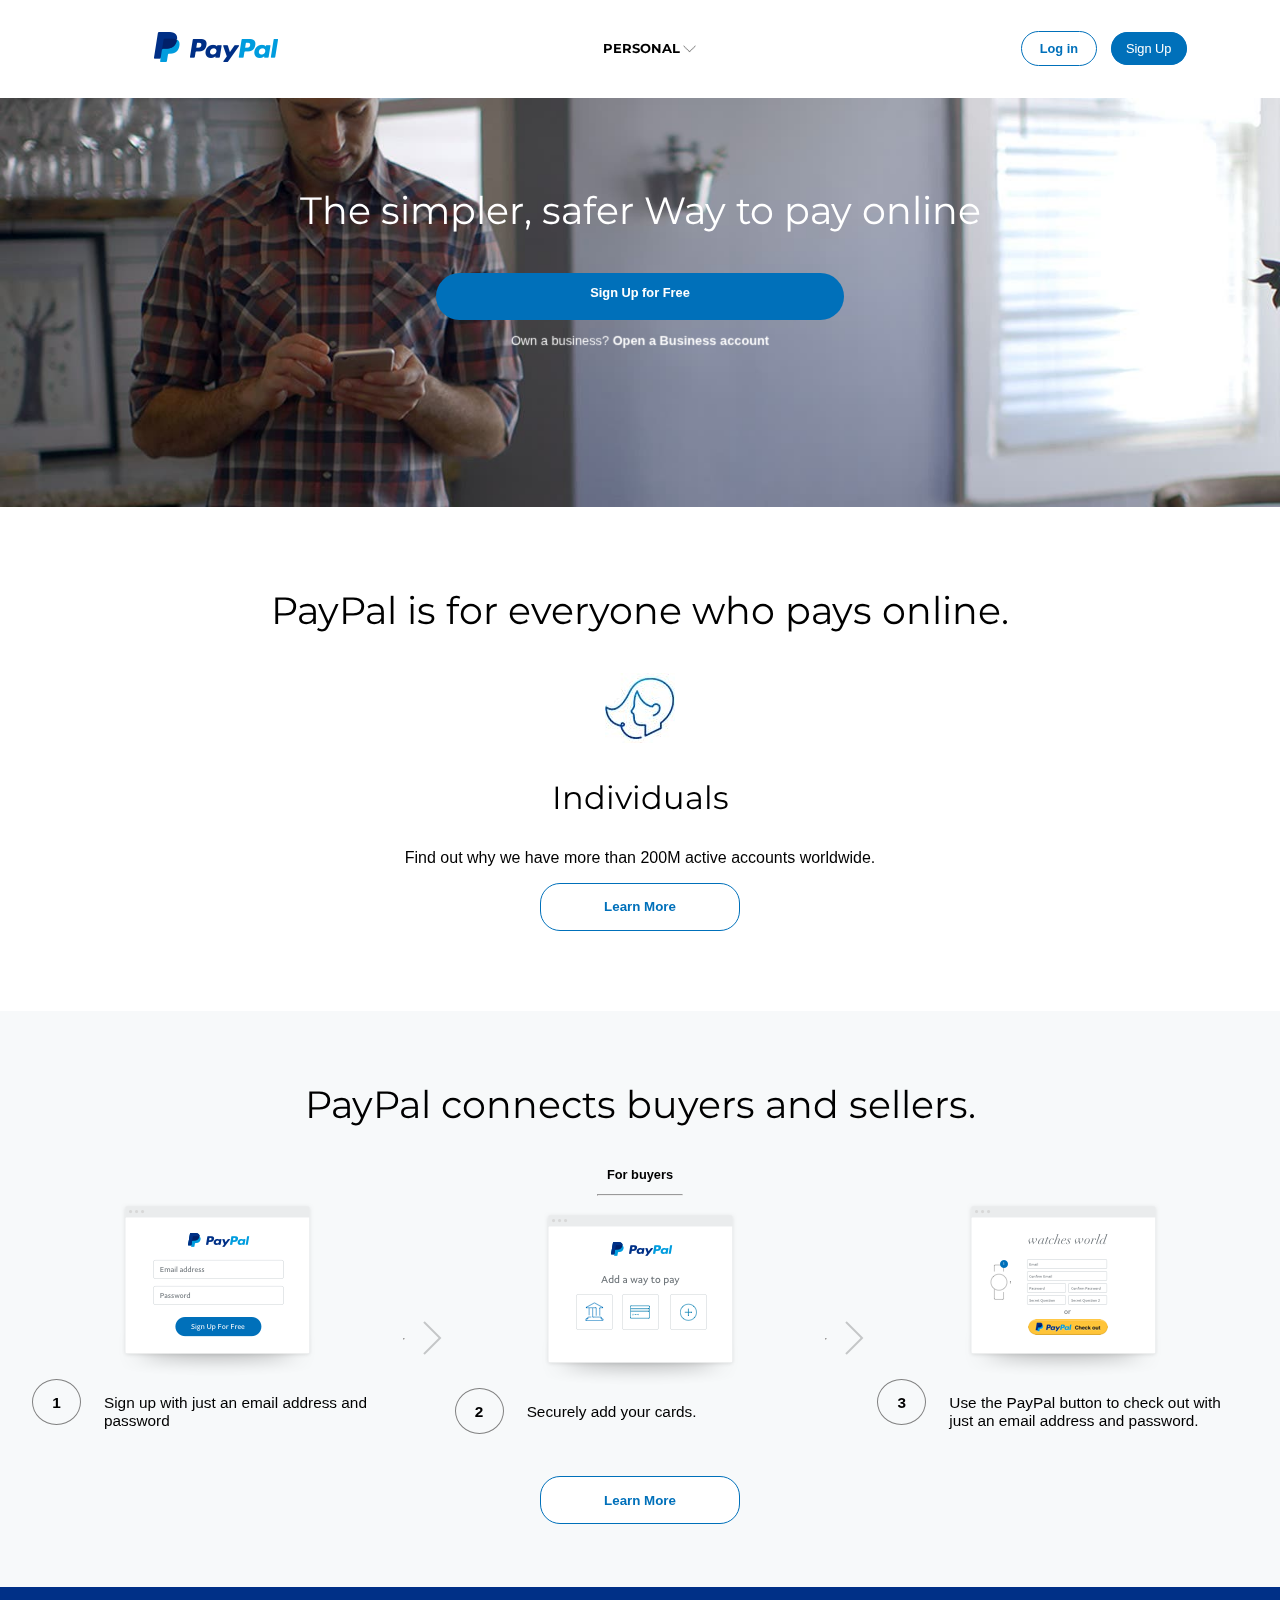
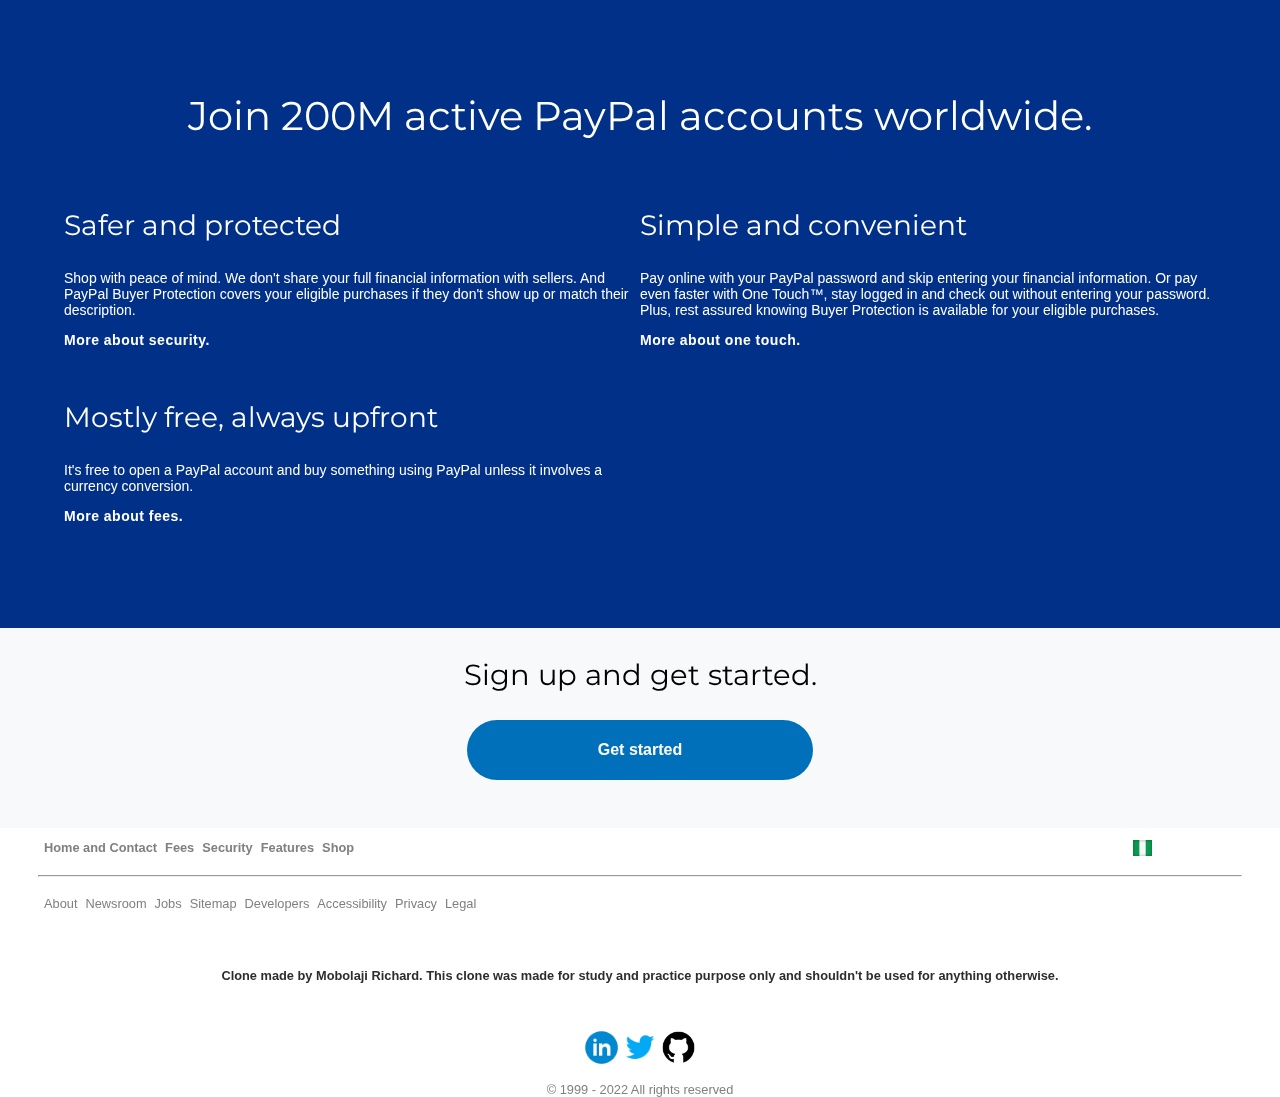
<file: index.html>
<!DOCTYPE html>
<html lang="en">
<head>
    <meta charset="UTF-8">
    <meta http-equiv="X-UA-Compatible" content="IE=edge">
    <meta name="viewport" content="width=device-width, initial-scale=1.0">
    <link rel="stylesheet" type="text/css" href="./CLONE.CSS" >
    <link rel="preconnect" href="https://fonts.googleapis.com">
    <link rel="preconnect" href="https://fonts.gstatic.com" crossorigin>
    <link href="https://fonts.googleapis.com/css2?family=Montserrat:wght@300&display=swap" rel="stylesheet">
    <script src="https://ajax.googleapis.com/ajax/libs/jquery/3.6.0/jquery.min.js"></script>
    <script src="/paypal.js" defer></script>
    <title>PaypalClone</title>
</head>
<body>

    <div class="sidebar">
        <div class="sidebar-content">
            <p>PERSONAL </p>
            <div class="personal-content">
                <p><a href="#">How PayPal Works</a></p>
                <p><a href="#">Pay Online</a></p>
                <p><a href="#">Send Payments</a></p>
                <p><a href="#">Search for Deals</a></p>
            </div>
            <div class="side-signup" href="#">Sign Up</div>
        </div>
    </div>
    <div class="main-body">

    <header>
        
        <nav class="clone-nav-1">        
            <a  class="login" id="menu" href="#" ><img src="/clone-images/icons8-menu-30.png" class="icon"><img src="/clone-images/icons8-cancel-64.png" class="icon1">   Menu</a>
            <img class="paypal-logo"  src="/clone-images/paypal-logo.jpeg"/>
            <a  class="login" href="/login.html">Log in</a> 
        </nav>
        <nav class="clone--nav">
            <img class="nav--img" src="/clone-images/ppcom.png" alt="paypal" />
            <h4 id="personal">PERSONAL <img class="icon2" src="/clone-images/arrowUp.png"><img class="icon3" src="/clone-images/arrowDown.png" > </h4>
            <div class="nav--log">
                <a class="login" href="/login.html">Log in</a>
                <a id="signup" class="signup" href="#">Sign Up</a>
            </div>   
        </nav>
        
        <div class="header--background">
            <div class="header-1">
                <div id="nav-toggle" class="nav-toggle">
                    <div class="nav-toggle-items">
                        <div >
                            <div class="item" id="nav-toggle-grid" >
                                <a href="#">How PayPal Works</a>
                            <p class="item-text">What you can do with a personal account</p>


                            </div>
                             <div class="item">
                                <a href="#">Pay Online</a>
                                <p class="item-text">Online payment without borders</p>
                             </div>
                        </div>
                        <div >
                            <div  class="item" id="nav-toggle-grid">
                                <a href="#">Send Payments</a>
                                <p class="item-text">Send payment abroad</p>
                            </div>
                            <div class="item">
                                <a href="#">Search for Deals</a>
                                <p class="item-text">Pay with PayPal and save money</p>
                            </div>
                        </div>
                        
                        <img src="/clone-images/icons8-close-50.png" class="box-icon">
                    </div>
                </div>
                <div class="backgroud-container">
                    <div class="background--items">
                        <p class="bckgrnd--text">The simpler, safer Way to pay online</p>
                    <div class="signup--btn">
                         <p >Sign Up for Free</p>
                    </div>
                     <p class="business">Own a business? <span ><a class="dull" href="#">Open a Business account</a></span></p>
                    </div>
                </div>
                
            </div>
        </div>
    </header>
    <main>
        <div class="main--1">
            
            <p class="sub-main">PayPal is for everyone who pays online.</p>
            <img src="/clone-images/1-individuals.jpg" />
            <p  class="individuals">Individuals</p>
            <p class="sub-main--1-text">Find out why we have more than 200M active accounts worldwide.</p>
            <button  class="learnmore"><b>Learn More</b></button>
        </div>
        <div class="main--2">
            <div class="main2--2">
                <p class="sub-main">PayPal connects buyers and sellers.</p>
                <p><b>For buyers</b></p>
                <hr width = "7%"/>
                <div class="buyonline">
                    <div class="img-buy-1">
                        <img src="/clone-images/buyonline_browser1.png" />
                        <div class="display--text"><span class="round">1</span><p >Sign up with just an email address and password</p></div>  
                    </div>
                    <hr/>
                    <span><img class="greaterthan" src="/clone-images/icons8-more-than-50.png" ></span>
                    <div class="img-buy-2">
                        <img src="/clone-images/buyonline_browser2.png" />
                       <div  class="display--text"><span class="round">2</span> <p>Securely add your cards.</p></div>
                    </div>
                    <hr/>
                    <span ><img class="greaterthan" src="/clone-images/icons8-more-than-50.png" ></span> 
                    <div class="img-buy-3">
                        <img src="/clone-images/buyonline_browser3.png" /> 
                    
                        <div class="display--text"><span class="round">3</span><p>Use the PayPal button to check out with just an email address and password.</p></div> 
                    </div>
                    </div>
                <div class="bottom--text">
                    <div class="display--text">
                    
                    <button class="learnmore"><b>Learn More</b></button>
                </div>
            </div>        
        </div>
        <div class="main--3">
            <div class="main-3--container">
                <p class="main--3--header">Join 200M active PayPal accounts worldwide.</p>
                <div class="main--3--grid">
                    <div>
                        <p class="main--3--head">Safer and protected</p>
                        Shop with peace of mind. We don't share your full financial information with sellers. And PayPal Buyer Protection covers your eligible purchases if they don't show up or match their description.
                        <p class="main--3--bottom">More about security.</p>
                    </div>
                    <div>
                    <p class="main--3--head">Simple and convenient</p>
                        Pay online with your PayPal password and skip entering your financial information. Or pay even faster with One Touch™, stay logged in and check out without entering your password. Plus, rest assured knowing Buyer Protection is available for your eligible purchases.
                        <p class="main--3--bottom">More about one touch.</p>
                    </div>
                    
                    <div >
                        <p class="main--3--head">Mostly free, always upfront</p>
                        It's free to open a PayPal account and buy something using PayPal unless it involves a currency conversion.
                        <p class="main--3--bottom">More about fees.</p>
                    </div>
                
                </div>
            </div>
        </div>
        <div class="main--4">
            <div class="main--4-container">
                    <p >Sign up and get started.</p>
                    <button class="getstarted-btn">Get started</button>
            </div>
        </div>
    </main>
    <footer>
        
            <div class="footer-tab">
                <div class="footer-tab1-contain">
                    <ul class="footer--tab--1" >
                        <li ><a href="#"><b>Home and Contact</b></a></li>
                        <li><a href="#"><b>Fees</b></a></li>
                        <li><a href="#"><b>Security</b></a></li>
                         <li><a href="#"><b>Features</b></a></li>
                        <li><a href="#"><b>Shop</b></a></li>
                    </ul>
                </div>
                <img src="/clone-images/toppng.com-nigeria-large-flag-600x400.png" class="footer-flag">
                </div>
            <hr width="94%"/>
            <div class="footer-tab-2">
                <div class="footer-tab2-contain">
                    <ul class="footer--tab--2" >
                        <li><a href="#">About</a></li>
                        <li><a href="#">Newsroom</a></li>
                        <li><a href="#">Jobs</a></li>
                        <li><a href="#">Sitemap</a></li>
                        <li ><a href="#">Developers</a></li>
                        <li><a href="#">Accessibility</a></li>
                        <li><a href="#">Privacy</a></li>
                        <li><a href="#">Legal</a></li>
                    </ul>
                </div> 
            </div>
        
                
            </ul>  
            <p class="footer--text"><b>Clone made by Mobolaji Richard. This clone was made for study and practice purpose only and shouldn't be used for anything otherwise. </b></p>
            <div class="footer-icon-container">
                <a href="https://www.linkedin.com/in/mobolaji-richard-oginni-7314b2230">
                    <img class="footer-icon" src="/clone-images/icons8-linkedin-circled-48.png"/>
                </a>
                <a href="https://twitter.com/TheeVell">
                    <img class="footer-icon" src="/clone-images/icons8-twitter-48.png"/>
                </a>
                <a href="https://github.com/MobolajiRichard">
                    <img class="footer-icon" src="/clone-images/icons8-github-64.png"/>
                </a>
            </div>
            
            <p class="footer-copyright">&copy 1999 - 2022 All rights reserved</p>
        
    </footer>
    </div>
    
</body>
</html>
</file>
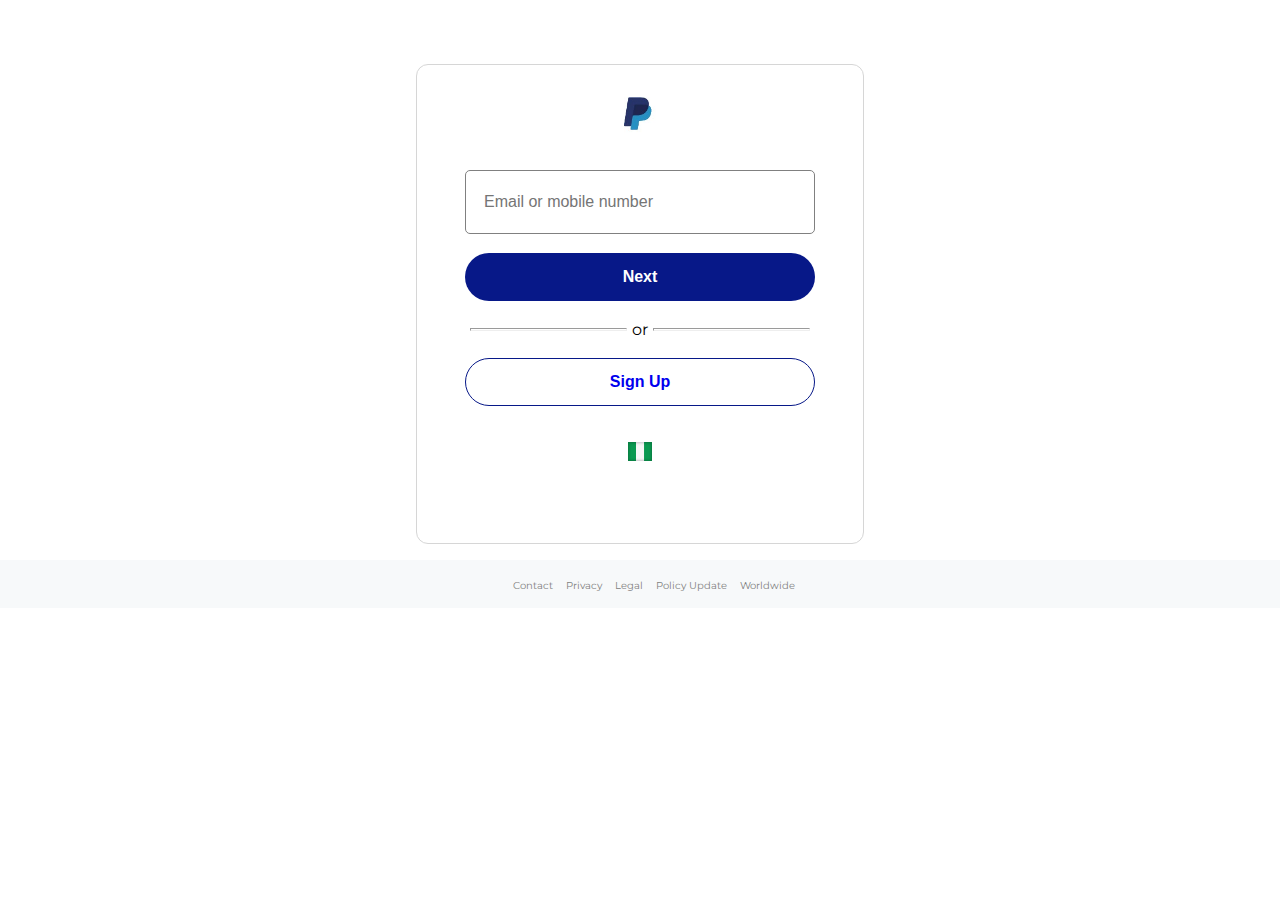
<file: login.html>
<!DOCTYPE html>
<html lang="en">
<head>
    <meta charset="UTF-8">
    <meta http-equiv="X-UA-Compatible" content="IE=edge">
    <meta name="viewport" content="width=device-width, initial-scale=1.0">
    <link rel="stylesheet" type="text/css" href="./login.css" >
    <link rel="preconnect" href="https://fonts.googleapis.com">
    <link rel="preconnect" href="https://fonts.gstatic.com" crossorigin>
    <link href="https://fonts.googleapis.com/css2?family=Montserrat:wght@600&display=swap" rel="stylesheet">
    <title>Login</title>
</head>
<body>
    <div class="login-body">
        <div>
            <header class="login-body-head">
                <img class="login-body-head-logo" src="/clone-images/paypal-logo.jpeg">
            </header>
            <main class="login-body-main">
                <div><input class="login-mail" type="email" placeholder="Email or mobile number"/></div>
                <button class="login-button">Next</button>
                <span class="login-line"><hr width="45%"><span>or</span><hr width="45%"></span>
                <button class="signup"><a href="#">Sign Up</a></button>
                <img class="login-flag" src="/clone-images/toppng.com-nigeria-large-flag-600x400.png" >
            </main>
        </div>
    </div>
    <footer class="login-footer">
        <div class="login-footer-div">
            <ul class="login-footer-list">
                <li><a href="#">Contact</a></li>
                <li><a href="#">Privacy</a></li>
                <li><a href="#">Legal</a></li>
                <li><a href="#">Policy Update</a></li>
                <li><a href="#">Worldwide</a></li>
            </ul>
        </div>  
    </footer>
</body>
</html>
</file>
<file: CLONE.CSS>
*{
    box-sizing: border-box;
}
body{
    padding: 0;
    margin: 0;
    font-family:Arial, Helvetica, sans-serif;
    font-size: 0.8rem; 
    height: 100%;
}

/* Styling for sidebar, you need to resixe your screen to a smaller one to see the effect */
.sidebar{
    position: fixed;
    top: 0;
    left:0;
    background-color: rgb(5, 46, 104);
    height: 100%;
    width:0;
    color: white;
    line-height: 2em;
    transition: all 0.5s ease;
    border-right: 1px solid white;
    
}

.sidebar-content{
    padding: 2em;
    white-space: nowrap;
    
}

.sidebar-content >p{
    border-bottom: 1px solid #f0f2f7;
}
 .sidebar.active{ 
    transition: all 0.5s ease;
    width:35%;
    z-index: 99;
} 

.sidebar.active ~ .main-body{
    width: 65%;
    transition: all 0.5s ease;    
}

.sidebar-content > a {
    border: 1px solid white;
    background-color: rgb(5, 46, 104);
}

.personal-content p a{
    text-decoration: none;
    color:white;
}

.main-body{
    position: absolute;
    height: 100%;
    width:100%;
    right:0;
}

.side-signup{
    margin-top: 100%;
    border: 1px solid white;
    border-radius: 30px;
    padding-left: 1.8em ;
    width:7em;
    height: 2em;
    cursor: pointer;
}
.side-signup:hover{
    background-color:  #0347c7;
}

#menu{
    display: flex;
    align-items: center;
    justify-content: center;
    padding:0.75em 1.2em;
    font-weight: bold;
    
}
.icon{
    height: 1.4em;
    color: #f0f2f7;
    margin-right: 0.4em;
}

.icon.active{
    display: none;
}
.icon1{
    display: none;
    height: 1.2em;
    color: #f0f2f7;
    margin-right: 0.4em;
}
.icon1.active{
    display: block;
}

.icon2, .icon3{
   margin-left: 4%;
    width: 1em;
    height: 1em;
}

.icon2.active{
    display: block;
}

.icon2{
    display: none;
}

.icon3.active{
    display: none;
}

/* Styling for small screen navbar */
.clone-nav-1{
  
    display: flex;
    align-items: center;
    justify-content:space-between;
    margin: 1.75em;
}
    
.paypal-logo {
    height: 3em;
}
.clone--nav{
    display: flex;
    align-items: center;
    margin: 1.75em;
    padding: 10px;  
}
.clone--nav > h4{
    margin: auto;
}
.nav--img{
    margin-left: 10%;
}
.nav--log{
    margin-right: 5%;
}
.signup{
    border:1px solid #0070BA;
    padding: 0.625em 1.125em 0.625em 1.125em;
    border-radius: 20px;
    color: white;
    background-color: #0070BA;
    text-decoration: none;
    cursor: pointer;
 
}

.signup:hover{
    background-color: #0347c7;
}
.login{
    border:1px solid #0070BA;
    font-weight: bold;
    padding: 0.7em 1.4em 0.7em 1.4em;
    border-radius: 20px;
    text-decoration: none;
    margin-right: 10px ;
    color: #0070BA;
    font-size: 100%;
    
}
#personal{
    display: flex;
    justify-content: center;
    align-items: center;
    cursor: pointer;
    font-family:  'Montserrat', sans-serif;
    font-weight: 10000;
}
.header-1{
    position: relative;
}
.header--background{
    background-image: url(/clone-images/homepage-hero-1x.jpg);
    background-size: cover;
    background-repeat: no-repeat;
    height: 32em;
    background-position:center center;
    color: white;
    width: 100%;
}

.header--background > div{
    
    margin: auto;
    justify-content: center;
    align-items: center;
}
.nav-toggle{
    top:0;
    display: none;
    width: 100%;
    height: 8em;
    background-color: rgb(5, 46, 104);
    height: 100%;
    border-bottom: 1px solid white;
    box-sizing: border-box;
    
}
.nav-toggle-items{
    display: grid;
    grid-template-columns: 1fr 1fr 1fr;
    grid-template-rows: 3.2em 3.2em;
    grid-column-gap: 3em;
    grid-row-gap: 1em;
    margin: auto;
    padding: 2em;
    height: 100%;
    margin-left:15em;
    cursor: pointer;

    

}

#nav-toggle-grid{
    margin-bottom: 3em;
}

.item:hover{
    text-decoration: underline;
}

.nav-toggle-items > div {
    text-decoration: none;
    color: #F7F9FA;
    line-height: 0.5em;
}
.nav-toggle-items  div a{
    text-decoration: none;
    color: #F7F9FA;
}

.nav-toggle-items  div p{
    line-height: 1em;
}
.item-text{
    font-size: 1em;
}

.box-icon{
    
  width: 2.5em;
  height: 2.5em; 
}
.backgroud-container{
    display: flex;
    align-items: center;
    justify-content: center;
}
.background--items{
    text-align: center;
    margin-top: 4em;
}

.bckgrnd--text{
    font-family: 'Montserrat', sans-serif;
    font-size: 3em;
    font: 40px;
}

.signup--btn{
    margin: auto;
    background-color: #0070BA;
    width: 60%;
    border-radius: 30px;
    height: 3.7em;
    
}

.signup--btn:hover{
    background-color: #0347c7;
}

.signup--btn > p{
    padding: 0.94em;
    font: 15px;
    font-weight: 800;
    font-family:  PayPalSansBig-Light, Helvetica Neue, Arial, sans-serif;

}

.business{
    font: 20px;
    font-weight: 400;
    color: rgb(248, 252, 255);
    color: transparent;
    text-shadow: 0 0 1px rgba(255, 255, 255, 1);
    
}

.dull{

    text-decoration: none;
    font:18px;
    font-weight: 900;
    color: transparent;
    text-shadow: 0 0 1px rgba(255, 255, 255, 1);
    
}

.dull:hover{
    text-decoration: underline;
}
/* Styling for 1st main content */
.main--1{
  text-align: center;
  margin: 6.25em;
}

.sub-main{
    font-size:3em;
    font-family: 'Montserrat', sans-serif
}
.individuals{
    font-size: 2rem;
    font-family:  'Montserrat', sans-serif;
}

.sub-main--1-text{
    font-size: 1rem;
}

.learnmore{
    display: flex;
    align-items: center;
    justify-content: center;
    background-color: white;
    border: 1px solid #0070BA;
    color:#0070BA;
    padding: 1.25em;
    width:15em;
    height:3rem;
    border-radius: 20px;
    margin: auto;
}

/* Styling for 2nd main content */

.main2--2{
    padding: 2.5em;
}

.main--2{
    background-color: #F7F9FA;
    text-align: center;
}
 .greaterthan{
  opacity: 0.2;
 }

 .buyonline{
     display: flex;
     align-items: center;
     justify-content: space-evenly;

 }

 .img-buy-1, .img-buy-2, .img-buy-3{
     width: 33%;
 }


.display--text{
    display: flex;
    word-wrap: break-word;
    margin-left: 0;
    text-align: center;
    font-size: 1.2em;
    margin-left: auto;
    background-color: #F7F9FA;
    margin-bottom: 2em;
}
 
.display--text > p{
    text-align: start;
}
 

 .round{
    
    border: 1px solid grey;
    padding: 0.9375em 1.25em;
    border-radius: 50%;
    margin: 1.875m;
    font-weight: bolder;
    margin-right: 1.5em;
    height: 3em;   
}

/* Styling for 3rd main content */

.main--3{
    background-color: #003087;
    color:white;
    
}

.main-3--container{
    padding: 5em;
    text-align: left;
}

.main--3--grid{
    display: grid;
    grid-template-columns: 1fr 1fr;
    grid-template-rows: 15em 15em;
    word-wrap: break-word;
  
}
.main--3--grid > div{
    font-size: 14px;
}
.main--3--header{
    font-size: 40px;
    text-align: center;
    font-family: 'Montserrat', sans-serif
}
.main--3--head{
    font-size: 28px;
    font-family:  'Montserrat', sans-serif;
}

.main--3--bottom{
    font-size: 14px;
    font-weight: bold;
    letter-spacing: 0.5px;
}

/* Styling for 4th main content */

.main--4{
    text-align: center;
    background-color:#F7F9FA;
}

.main--4-container > p{
    font-size: 1.8rem;
    font-family:  'Montserrat', sans-serif;
}
.getstarted-btn{
        margin: auto;
        background-color: #0070BA;
        width: 27%;
        border-radius: 30px;
        height: 3.7em;
        color: white;
        border: none;
        font-size: 1rem;
        font-weight:  bold;
        margin-bottom: 3em;
}

/* Styling for footer */

.footer-tab{
    width: 90%;

}
.footer-tab1-contain{
    display: flex;
    justify-content: space-between;
    width: 100%;
}
.footer--tab--1{
    display: flex;
}


.footer--tab--1{
    margin-right: 60%;
}
.footer-tab-2 , .footer-tab{
    display:flex;
}
.footer-flag{
    display: flex;
    align-items: center;
    margin: auto;
    width: 1.5em;
    height: 1.2em;

}
.foot{
    display: flex;
}
.footer--tab--2, .footer--tab--1 li{
    color: grey;
    list-style : none;
}
.footer-tab2-contain{
    display: flex;
    justify-content: space-between;
    width: 100%;
}
.footer--tab--2{
    display: flex;
    justify-content: space-between;
}
li a{
    text-decoration: none;
    color: grey;
    margin: 0.3125em;
    white-space: nowrap;
    font-size: 100%;
}
.footer--text{
    display: flex;
    justify-content: center;
    color: #2e2c2f;
    font-size: 0.8rem;
    padding: 2.5em;
    
}

.footer-icon{
    width: 3em;
    height: 3em;
}
.footer-icon-container{
    display: flex;
    justify-content: center;
}
.footer-copyright{
    display: flex;
    justify-content: center;
    color: grey;

}


@media (min-width:599px){
    .clone-nav-1{
        display: none;

    }
    .sidebar.active{
        display: none;
    }
    .sidebar.active ~ .main-body{
        width: 100%;
        left: 0;
    }

    
}

@media (max-width: 600px) {
    .clone--nav{
        display: none;
    }
    .nav-toggle-items{
        display: none;
    }

    
    .buyonline{
        flex-direction: column;
    }
    
    .img-buy-1, .img-buy-2, .img-buy-3{
        width: 100%;
        padding-bottom: 2em;
    }
    .img-buy-1, .img-buy-2{
        border-bottom: 1px solid grey;
    
    }
    .greaterthan{
        display: none;
    }
    .main--3--grid{
        display: flex;
        flex-direction: column;
    }

    .main-body{
        transition: all 0.5s ease;
        
    }
    .footer-tab-2{
            display: grid;
            grid-template-columns: 1fr 1fr;
            text-align: center;
        
    }
    .footer--tab--2{
        display: grid;
        grid-template-columns:repeat(4, 1fr);
        grid-template-rows: auto auto;
        gap: 1em;
        margin-left: 0;
        font-size:smaller;
    }
    .footer-tab{
        display: flex;
        flex-direction: column-reverse;
        margin-top: 1em;
    }
    .footer-flag{
        margin-left: 53%;
    }
    .foot{
        margin-left: 25%;
        justify-content: space-between;
    }
    .foot li{
        margin-right: 85%;
    }

    .footer--text{
        font-size: smaller;
    }
    .footer--tab--1{
       
        font-size: smaller;
    }
    
}
</file>
<file: login.css>
*{
        box-sizing: border-box;
}
body{
    margin: 0;
    padding:0;
    min-height: 100%;
    font-weight: 400;
    font-family:  'Montserrat', sans-serif;
}
.login-body{
    border: 1px solid rgb(214, 214, 214);
    width: 28em;
    height: 30em;
    margin: auto;
    border-radius:12px;
    margin-top: 4em;
    margin-bottom: 1em;
}
.login-body>div{
   padding: 2em 3em;
}
.login-body-head{
    margin: auto;
    text-align: center;
    margin-bottom: 2em;
}

.login-body-head-logo{
    width:2em;
    
}

.login-mail{
    width:100%;
    height:4em;
    margin-bottom: 1.2em;
    text-indent: 1em;
    border: 1px solid gray;
    border-radius: 5px;
    font-size: 1rem;
}

.login-mail:focus{
    border: 3px solid rgb(1, 1, 182);
    outline: rgb(218, 232, 250) solid 6px;
}

.login-button{
    width:100%;
    height: 3em;
    border-radius: 30px;
    border: none;
    color: white;
    background-color: #071888;
    margin-bottom: 1.2em;
    font-size: 1rem;
    font-weight: bold;
}

.login-button:hover{
background-color: #142CBE;
}
.login-line{
    display: flex;
    margin-bottom: 1.2em;
}

.signup{
    width:100%;
    height: 3em;
    border-radius: 30px;
    border: 1px solid #071888;
    color: #071888;
    background-color: white;
    margin-bottom: 2.2em;
    font-size: 1rem;
    font-weight: bold;
    
}

.signup:hover{
    border: 2px solid #071888;
}

.signup > a{
    text-decoration: none;
}

.login-flag{
    display: flex;
    align-items: center;
    margin: auto;
    width: 1.5em;
    height: 1.2em;

}

.login-footer-list{
    display: flex;
    align-items: center;
    justify-content: center;
    font-family:  'Montserrat', sans-serif;
    font-size: small;
    
}
.login-footer{
    background-color: #f7f9fa;
    width: 100%;
    
    
}

.login-footer-div{
    padding: 0.2em 5em;
}
.login-footer-list>li{
    list-style-type: none;
    margin-right: 1em;
    
}
.login-footer-list li a{
    text-decoration: none;
    font-size: 0.8em;
    color: grey;
}

.login-footer-list li a:hover{
    text-decoration: underline;
}
 @media (max-width:599px) {
    .login-body{
        width: 100%;
    }
    .login-footer-list{
        font-family:  'Montserrat', sans-serif;
        font-size: small;
        white-space: nowrap;
    }
}
</file>
